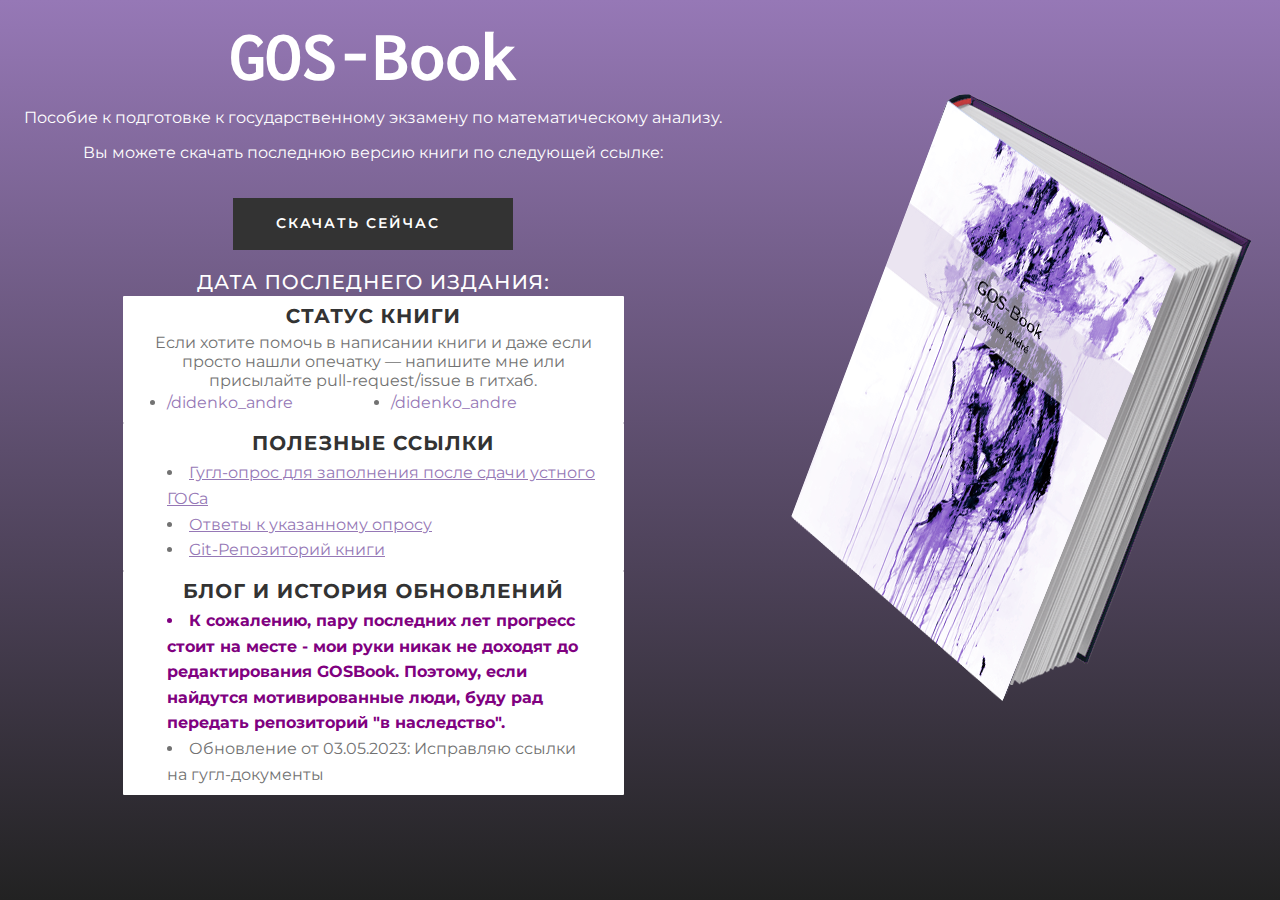
<file: docs/index.html>
<!DOCTYPE html>
<html lang="zxx" class="no-js" >
<head>
<!-- Mobile Specific Meta -->
<meta name="viewport" content="width=device-width, initial-scale=1, shrink-to-fit=no">
<!-- Favicon-->
<link rel="shortcut icon" type="image/x-icon" href="favicon.ico">
<!-- Author Meta -->
<meta name="author" content="DidenkoAndre">
<!-- Meta Description -->
<meta name="description" content="GOS-Book">
<!-- Meta Keyword -->
<meta name="keywords" content="GOS-Book">
<!-- meta character set -->
<meta charset="UTF-8">
<!-- Site Title -->
<title>GOS-Book</title>
<link rel="stylesheet" href="https://use.fontawesome.com/releases/v5.4.1/css/all.css" integrity="sha384-5sAR7xN1Nv6T6+dT2mhtzEpVJvfS3NScPQTrOxhwjIuvcA67KV2R5Jz6kr4abQsz" crossorigin="anonymous">
<link rel="stylesheet" href="ghpage/main.css">
<style type="text/css">
@import url('https://fonts.googleapis.com/css?family=Inconsolata|Montserrat');
.bodyfont,
body {
	font-family: 'Montserrat', sans-serif;
    text-rendering: optimizeLegibility;
}
.inc {
	font-family: 'Inconsolata', monospace;
}
</style>
</head>

<body>
<div class="bg">
		<div class="row d-flex align-items-center justify-content-start">
			<div class="banner-content col-lg-7">
				<h1 class="inc">GOS-Book</h1>
				<p style='color: #fff'>
					Пособие к подготовке к государственному экзамену по математическому анализу.
				</p>
				<p style='color: #fff'>
					Вы можете скачать последнюю версию книги по следующей ссылке:
				</p>
				<a href="./GOS-Book.pdf" class="btn btn-download">Скачать сейчас</a>
				<h3 style='color: #fff'>Дата последнего издания: <span id="myDate"></span></h3>
				<br>
				<div class="one-column" data-columns>
					<div class="card-masonry">
				        <div class="card">
			                <div class="card-body">
			                    <h3 class="card-title">Статус книги</h3>
			                    Если хотите помочь в написании книги и даже если просто нашли опечатку &mdash; напишите мне или присылайте pull-request/issue в гитхаб.
			                    <ul class="ColumnList">
			                    	<li style="text-align:left"><a href="https://t.me/didenko_andre" target="_blank"><i class="fab fa-telegram"></i> /didenko_andre</a></li>
									<li style="text-align:left"><a href="https://vk.com/didenko_andre" target="_blank"><i class="fab fa-vk"></i> /didenko_andre</a></li>
								</ul>
			                </div>
				        </div>
				    </div>    
				    <div class="card-masonry">
				        <div class="card">
			                <div class="card-body">
			                    <h3 class="card-title">Полезные ссылки</h3>
			                    <ul class="theList">
									<li><a href="https://docs.google.com/forms/d/e/1FAIpQLScl4fXTjv50j92KHnQNeVuNKLGICMuis0BuX-Et5rKy5niPyA/viewform?usp=share_link" target="_blank"><i class="fa fa-list"></i> Гугл-опрос для заполнения после сдачи устного ГОСа</a></li>
									<li><a href="https://docs.google.com/spreadsheets/d/1pGAe3tO3RAH708wRJxXfUIiya6S7ANC_q1aeNFDNc8A/edit?usp=share_link" target="_blank"><i class="fa fa-table"></i> Ответы к указанному опросу</a></li>
									<li><a href="https://github.com/GOS-Book/GOS-Book.github.io" target="_blank"><i class="fab fa-github"></i> Git-Репозиторий книги</a></li>
								</ul>
			                </div>
				        </div>
				    </div>
				    <div class="card-masonry">
				        <div class="card">
			                <div class="card-body">
			                    <h3 class="card-title">Блог и история обновлений</h3>
			                    <ul class="theList">
			                    	<li style="color:purple"><strong>К сожалению, пару последних лет прогресс стоит на месте - мои руки никак не доходят до редактирования GOSBook. Поэтому, если найдутся мотивированные люди, буду рад передать репозиторий "в наследство".</strong></li>
			                    	<li>Обновление от 03.05.2023: Исправляю ссылки на гугл-документы</li>
								</ul>
			                </div>
				        </div>
				    </div>    
				</div>
			</div>
			<div class="col-lg-5" >
				<img src="ghpage/header-img.png">
			</div>												
		</div>
</div>
</body>
</html>

<script type='text/javascript' src="ghpage/main.js"></script>
</file>
<file: docs/ghpage/main.css>
.banner-content {
  text-align: center;
}

.banner-content h1 {
  color: #fff;
  font-size: 72px;
  font-weight: 700;
  line-height: 1em;
  margin-top: 20px;
}

.banner-content h1 span {
  font-weight: 700;
}

@media (max-width: 991.98px) {
  .banner-content h1 {
    font-size: 36px;
  }
}

@media (max-width: 991.98px) {
  .banner-content h1 br {
    display: none;
  }
}

@media (max-width: 1199.98px) {
  .banner-content h1 {
    font-size: 45px;
  }
}

@media (max-width: 414px) {
  .banner-content h1 {
    font-size: 40px;
  }
}

.banner-content h5 {
  font-weight: 400;
  letter-spacing: 3px;
}

@media (max-width: 1280px) {
  .banner-content br {
    display: none;
  }
}

@media (max-width: 800px) {
  .banner-content {
    margin-top: 80px;
  }
}

html,
body {
    height: 100%;
    min-height: 100%;
}
html { -webkit-font-smoothing: antialiased; }
body {
    font-weight: 400;
    color: #1c1c1c;
}

h1, h2, h3, h4, h5, h6 {
    font-weight: 700;
    line-height: 1;
    color: #1c1c1c;
}

html {
    -ms-text-size-adjust: 100%;
    -webkit-text-size-adjust: 100%
}

::selection {
color: #fff;
background: #9678b6;
text-shadow: none;
}

::-webkit-selection {
  color: #fff;
  background: #9678b6;
  text-shadow: none;
}

::-moz-selection {
  color: #fff;
  background: #9678b6;
  text-shadow: none;
}

body {
    margin: 0
}

a {
    background-color: transparent
}

a:active,
a:hover {
    outline: 0
}

h1 {
    font-size: 2em;
    margin: .67em 0
}

html {
    font-size: 100%;
    box-sizing: border-box
}

*,
:after,
:before {
    box-sizing: inherit
}

.row {
    max-width: 97.5rem;
    margin-left: auto;
    margin-right: auto
}

.row:after,
.row:before {
    content: ' ';
    display: table
}

.row:after {
    clear: both
}

.row .row.collapse {
    margin-left: 0;
    margin-right: 0
}

.row.expanded .row {
    margin-left: auto;
    margin-right: auto
}
.row {
    max-width: 97.5rem;
    margin-left: auto;
    margin-right: auto;
    display: -ms-flexbox;
    display: flex;
    -ms-flex-flow: row wrap;
    flex-flow: row wrap
}

.row .row {
    max-width: none;
    margin-left: -.625rem;
    margin-right: -.625rem
}

@media screen and (min-width: 40.0625em) {
    .row .row {
        margin-left: -.9375rem;
        margin-right: -.9375rem
    }
}

.row.expanded {
    max-width: none
}

div,
h1,
h3,
li,
ul {
    margin: 0;
    padding: 0
}

ul {
    line-height: 1.6;
    list-style-position: outside
}

li {
    font-size: inherit
}

ul {
    list-style-type: disc
}

ul {
    margin-left: 1.25rem
}

body {
    padding: 0;
    margin: 0;
    position: static;
    -webkit-tap-highlight-color: transparent;
    scroll-behavior: smooth
}

a {
    color: #9678b6;
    outline: 0;
    text-decoration: none;
}

.ColumnList {
    columns: 2;
    -webkit-columns: 2;
    -moz-columns: 2;   
}

.theList a {
    color: #9678b6;
    outline: 0;
    text-decoration: underline;
}

h1,
h2,
h3,
h4,
h5,
h6 {
    color: #151515;
    margin-top: 0;
    font-weight: 600;
    text-rendering: geometricPrecision;
    -webkit-font-smoothing: antialiased
}

body {
    color: #727272;
    font-size: 16px;
}

h3 {
    text-transform: uppercase;
    font-weight: 500;
    color: #333;
    letter-spacing: 1px;
}

h3 {
    font-size: 20px;
    line-height: 26px;
    margin-top: 0;
    margin-bottom: 0;
    font-weight: 500;
}

/* Buttons */


.btn {
    display: inline-block;
    font-weight: 400;
    text-align: center;
    white-space: nowrap;
    vertical-align: middle;
    -webkit-user-select: none;
    -moz-user-select: none;
    -ms-user-select: none;
    user-select: none;
    border: 1px solid transparent;
    padding: .5rem .75rem;
    font-size: 1rem;
    line-height: 1.25;
    border-radius: .25rem;
    transition: all .15s ease-in-out
}

.btn:focus,
.btn:hover {
    text-decoration: none
}

.btn.focus,
.btn:focus {
    outline: 0;
    box-shadow: 0 0 0 3px rgba(0, 123, 255, .25)
}

.btn.disabled,
.btn:disabled {
    opacity: .5
}

.btn.active,
.btn:active {
    background-image: none
}

a.btn.disabled,
fieldset[disabled] a.btn {
    pointer-events: none
}

a:not([href]):not([tabindex]) {
    color: #FFF;
    cursor: pointer;
}

.btn {
    border: 2px solid transparent;
    border-radius: 0;
    padding: 12px 28px;
    margin: 20px 0;
    text-transform: uppercase;
    font-size: 12px;
    font-weight: 600;
    transition: all .3s;
    position: relative;
    color: #FFF;
    background-color: #333;
    z-index: 20;
    letter-spacing: 2px;
    overflow: hidden;
}

.btn:hover {
    color: #666;
    background-color: #FFF;
    border: 2px solid #666;
    letter-spacing: 3px;
}

.btn:focus {
    box-shadow: none;
    color: #FFF;
    outline: none;
}

.btn-download {
    border: 1px solid transparent;
    font-size: 14px;
    padding: 16px 55px 16px 25px;
    width: 280px;
}

.btn-download:hover {
    border: 1px solid transparent;
    border-color: #000;
    color: #9678b6;
    background-color: #fff;
    letter-spacing: 2px;
}

.btn-download:before {
    position: absolute;
    content: "\f019";
    font-family: "Font Awesome 5 Free";
    top: 8px;
    right: 12px;
    font-size: 24px;
}

.btn-download:hover:before {
    -webkit-animation-duration: 1s;
    animation-duration: 1s;
    -webkit-animation-fill-mode: both;
    animation-fill-mode: both;
    -webkit-animation-iteration-count: infinite;
    animation-iteration-count: infinite;
    -webkit-animation-name: fadeOutDown;
    animation-name: fadeOutDown;
    -webkit-transform-origin: center bottom;
    transform-origin: center bottom;
}

.btn-download:after {
    content: "";
    position: absolute;
    background-color: rgba(0, 0, 0, 0.2);
    right: 0;
    top: 0;
    height: 100%;
    width: 0;
    z-index: -1;
    transition: all .3s;
}

.btn-download:hover:after {
    width: 50px;
    height: 70px;
    right: -5px;
    top: -5px;
    -ms-transform: rotate(15deg);
    -webkit-transform: rotate(15deg);
    transform: rotate(15deg);
}


.home-container {
    left: 0;
    top: 0;
    width: 100%;
}

.card {
    border-radius: 1px;
    box-shadow: none;
    background-color: #fff;
    margin: 0px;
    position: relative;
    z-index: 1;
    border: 0 none;
}

.card-title {
    margin-bottom: 0.2rem;
    font-weight: bold;
}

.card-body {
    padding-left: 1.5rem;
    padding-right: 1.5rem;
    padding-top: 8px;
    padding-bottom: 8px;
}

.one-column {
    float: left;
}

.one-column .card-masonry {
    margin-left: 5px;
    margin-right: 5px;
}

@media screen and (min-width: 641px) {
.one-column .card-masonry {
    margin-left: 118px;
    margin-right: 118px;
}
}

body, html {
    height: 100%;
}

.bg { 
   min-height: 100%;
    background-image: -moz-linear-gradient(90deg, #222 0%, #9678b6 100%);
    background-image: -webkit-linear-gradient(90deg, #222 0%, #9678b6 100%);
    background-image: -ms-linear-gradient(90deg, #222 0%, #9678b6 100%);
}

.theList {
    text-align: left;
    list-style-position: inside;
}​

.col-lg-5,
.col-lg-7  {
    position: relative;
    width: 100%;
    min-height: 1px;
    padding-right: 5px;
    padding-left: 5px
}

@media (min-width:992px) {
    .col-lg-5 {
        -ms-flex: 0 0 41.666667%;
        flex: 0 0 41.666667%;
        max-width: 41.666667%
    }
    .col-lg-7 {
        -ms-flex: 0 0 58.333333%;
        flex: 0 0 58.333333%;
        max-width: 58.333333%
    }
}

@media (max-width: 800px) {
  .col-lg-5 img {
    width: 100%;
  }
}

.justify-content-start {
    -ms-flex-pack: start!important;
    justify-content: flex-start!important
}

.align-items-center {
    -ms-flex-align: center!important;
    align-items: center!important
}

.d-flex {
    display: -ms-flexbox!important;
    display: flex!important
}
</file>
